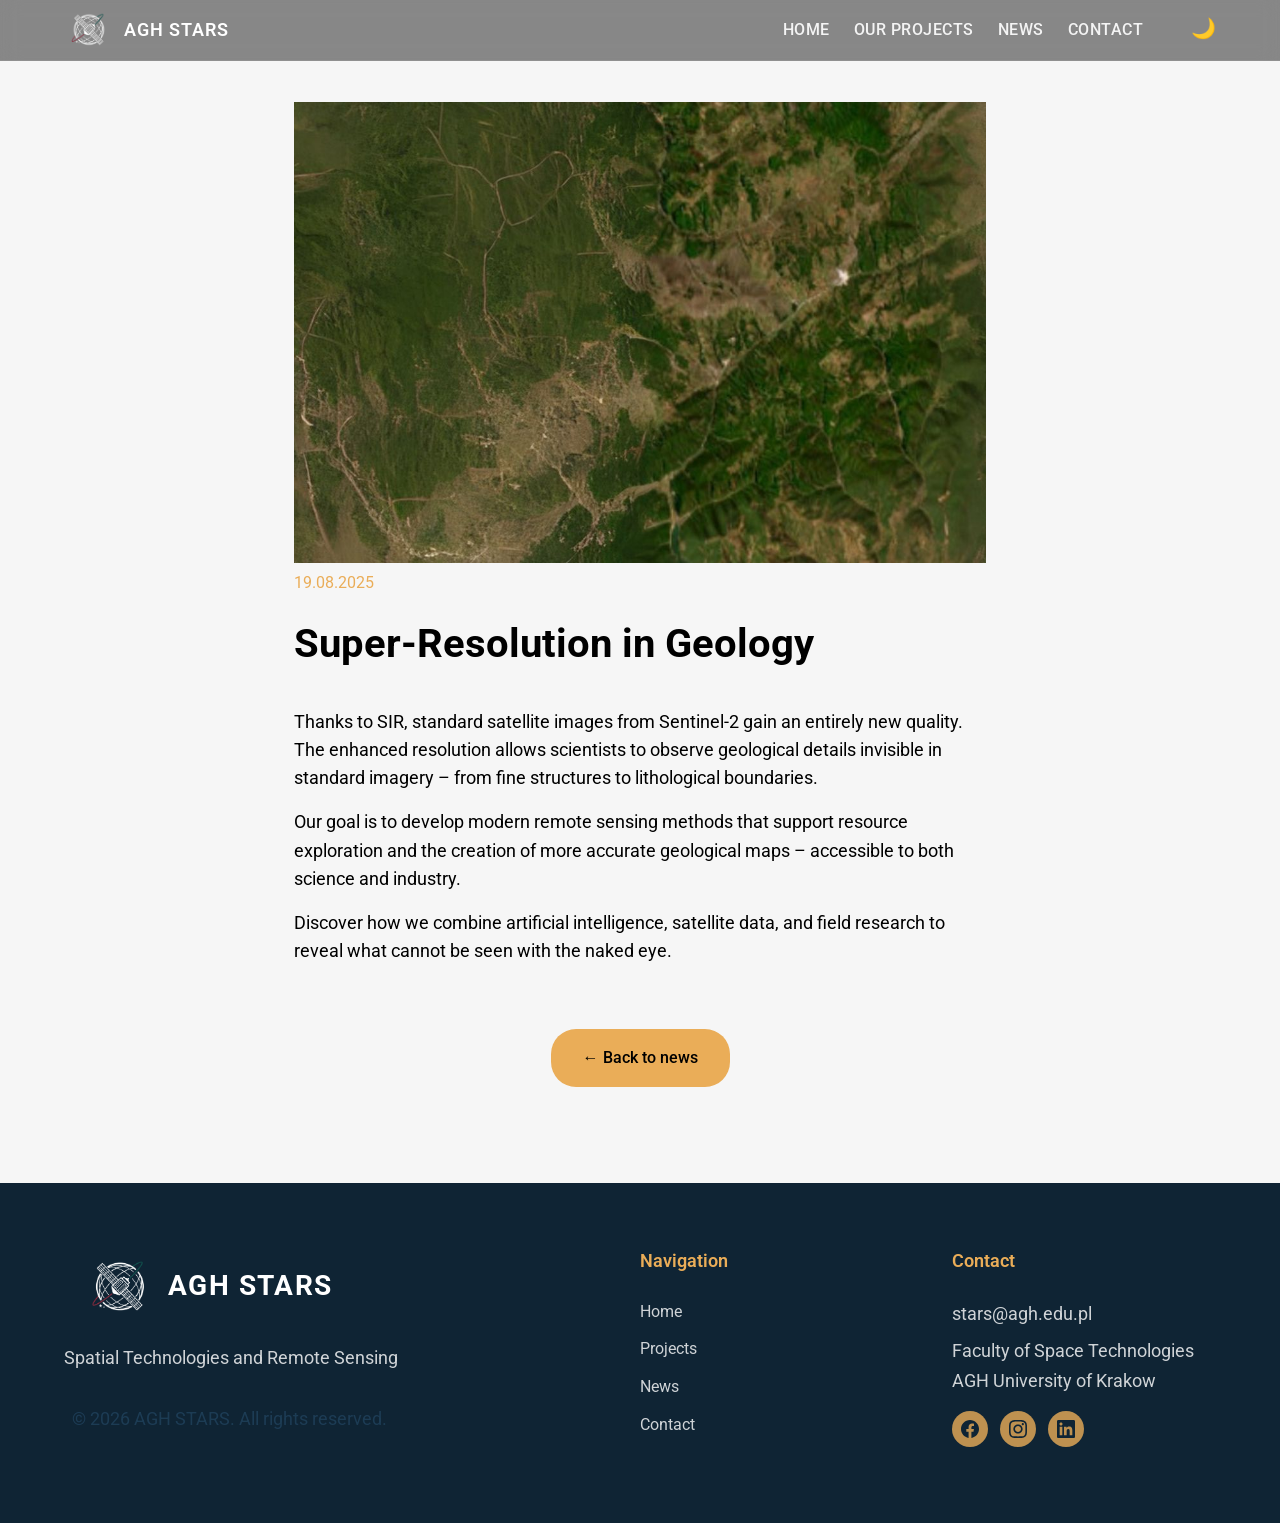
<file: news-1.html>
<!DOCTYPE html>
<html lang="en">

<head>
    <meta charset="UTF-8">
    <meta name="viewport" content="width=device-width, initial-scale=1.0">
    <link rel="icon" type="image/png" href="images/favicon_stars.png">
    <title>Super-Resolution in Geology</title>
    <link rel="stylesheet" href="css/styles.css">
</head>

<body>
    <header class="header">
        <div class="container">
            <a href="index.html" class="logo">
                <img src="images/logo-transparent.png" alt="AGH STARS Logo">
                <span class="logo-text">AGH STARS</span>
            </a>
            <nav class="nav">
                <ul class="nav-links">
                    <li><a href="index.html">HOME</a></li>
                    <li><a href="projects.html">OUR PROJECTS</a></li>
                    <li><a href="news.html" class="active">NEWS</a></li>
                    <li><a href="contact.html">CONTACT</a></li>
                </ul>
                <div class="nav-controls">
                    <button class="theme-toggle" onclick="toggleTheme()" title="Toggle theme">🌙</button>
                </div>
                <button class="hamburger" onclick="toggleMenu()" aria-label="Menu">
                    <span></span>
                    <span></span>
                    <span></span>
                </button>
            </nav>
        </div>
    </header>

    <section class="news-detail">
        <div class="container">
            <div class="news-detail-header">
                <img src="images/news-1.png" alt="News image">
                <p class="news-detail-date">19.08.2025</p>
                <h1>Super-Resolution in Geology</h1>
            </div>

            <div class="news-detail-content">
                <p>
                    Thanks to SIR, standard satellite images from
                    Sentinel-2 gain an entirely new quality. The enhanced resolution allows scientists to observe
                    geological details invisible in standard imagery – from fine structures to lithological
                    boundaries.
                </p>

                <p>
                    Our goal is to develop modern remote sensing methods that support resource exploration
                    and the creation of more accurate geological maps – accessible to both science and
                    industry.
                </p>

                <p>
                    Discover how we combine artificial intelligence, satellite data, and field research to reveal
                    what cannot be seen with the naked eye. </p>
            </div>

            <div class="view-all">
                <a href="news.html" class="btn btn-primary">

                    ← Back to news
                </a>
            </div>
        </div>
    </section>

    <footer class="footer">
        <div class="container">
            <div class="footer-content">
                <div class="footer-section">
                    <div class="footer-logo-section">
                        <img src="images/logo-transparent.png" alt="AGH STARS" class="footer-logo">
                        <span class="footer-logo-text">AGH STARS</span>
                    </div>
                    <p>Spatial Technologies and Remote Sensing</p>
                    <p class="footer-copyright">© 2026 AGH STARS. All rights reserved.</p>
                </div>

                <div class="footer-section">
                    <h4>Navigation</h4>
                    <a href="index.html">

                        Home
                    </a>
                    <a href="projects.html">

                        Projects
                    </a>
                    <a href="news.html">

                        News
                    </a>
                    <a href="contact.html">

                        Contact
                    </a>
                </div>

                <div class="footer-section">
                    <h4>Contact</h4>
                    <p>stars@agh.edu.pl</p>
                    <p>Faculty of Space Technologies<br>AGH University of Krakow</p>

                    <div class="social-links">
                        <a href="https://www.facebook.com/profile.php?id=61557929154534" target="_blank"
                            title="Facebook">
                            <svg viewBox="0 0 24 24">
                                <path
                                    d="M24 12.073c0-6.627-5.373-12-12-12s-12 5.373-12 12c0 5.99 4.388 10.954 10.125 11.854v-8.385H7.078v-3.47h3.047V9.43c0-3.007 1.792-4.669 4.533-4.669 1.312 0 2.686.235 2.686.235v2.953H15.83c-1.491 0-1.956.925-1.956 1.874v2.25h3.328l-.532 3.47h-2.796v8.385C19.612 23.027 24 18.062 24 12.073z" />
                            </svg>
                        </a>
                        <a href="https://www.instagram.com/agh.stars/" target="_blank" title="Instagram">
                            <svg viewBox="0 0 24 24">
                                <path
                                    d="M12 2.163c3.204 0 3.584.012 4.85.07 3.252.148 4.771 1.691 4.919 4.919.058 1.265.069 1.645.069 4.849 0 3.205-.012 3.584-.069 4.849-.149 3.225-1.664 4.771-4.919 4.919-1.266.058-1.644.07-4.85.07-3.204 0-3.584-.012-4.849-.07-3.26-.149-4.771-1.699-4.919-4.92-.058-1.265-.07-1.644-.07-4.849 0-3.204.013-3.583.07-4.849.149-3.227 1.664-4.771 4.919-4.919 1.266-.057 1.645-.069 4.849-.069zm0-2.163c-3.259 0-3.667.014-4.947.072-4.358.2-6.78 2.618-6.98 6.98-.059 1.281-.073 1.689-.073 4.948 0 3.259.014 3.668.072 4.948.2 4.358 2.618 6.78 6.98 6.98 1.281.058 1.689.072 4.948.072 3.259 0 3.668-.014 4.948-.072 4.354-.2 6.782-2.618 6.979-6.98.059-1.28.073-1.689.073-4.948 0-3.259-.014-3.667-.072-4.947-.196-4.354-2.617-6.78-6.979-6.98-1.281-.059-1.69-.073-4.949-.073zm0 5.838c-3.403 0-6.162 2.759-6.162 6.162s2.759 6.163 6.162 6.163 6.162-2.759 6.162-6.163c0-3.403-2.759-6.162-6.162-6.162zm0 10.162c-2.209 0-4-1.79-4-4 0-2.209 1.791-4 4-4s4 1.791 4 4c0 2.21-1.791 4-4 4zm6.406-11.845c-.796 0-1.441.645-1.441 1.44s.645 1.44 1.441 1.44c.795 0 1.439-.645 1.439-1.44s-.644-1.44-1.439-1.44z" />
                            </svg>
                        </a>
                        <a href="https://www.linkedin.com/company/agh-stars/" target="_blank" title="LinkedIn">
                            <svg viewBox="0 0 24 24">
                                <path
                                    d="M20.447 20.452h-3.554v-5.569c0-1.328-.027-3.037-1.852-3.037-1.853 0-2.136 1.445-2.136 2.939v5.667H9.351V9h3.414v1.561h.046c.477-.9 1.637-1.85 3.37-1.85 3.601 0 4.267 2.37 4.267 5.455v6.286zM5.337 7.433c-1.144 0-2.063-.926-2.063-2.065 0-1.138.92-2.063 2.063-2.063 1.14 0 2.064.925 2.064 2.063 0 1.139-.925 2.065-2.064 2.065zm1.782 13.019H3.555V9h3.564v11.452zM22.225 0H1.771C.792 0 0 .774 0 1.729v20.542C0 23.227.792 24 1.771 24h20.451C23.2 24 24 23.227 24 22.271V1.729C24 .774 23.2 0 22.222 0h.003z" />
                            </svg>
                        </a>
                    </div>
                </div>
            </div>
        </div>
    </footer>

    <script src="js/main.js"></script>
</body>

</html>
</file>
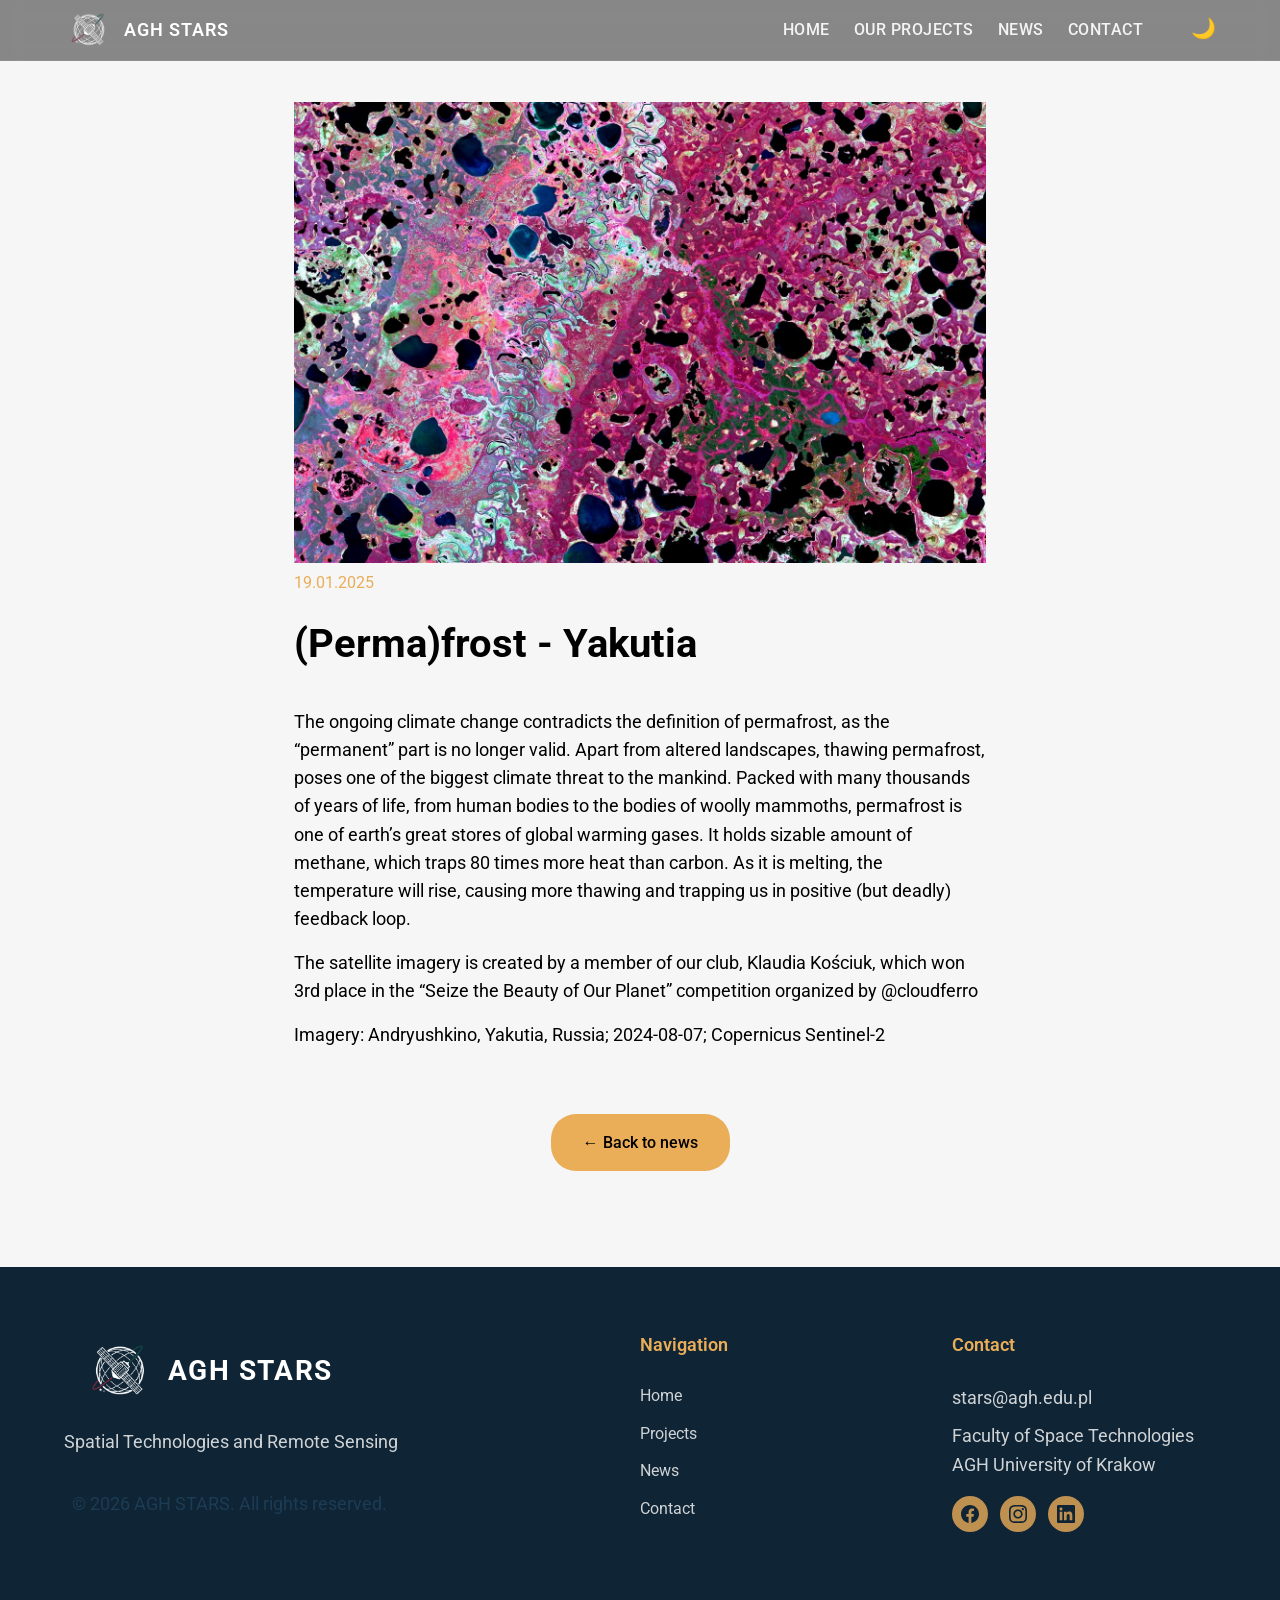
<file: news-2.html>
<!DOCTYPE html>
<html lang="en">

<head>
    <meta charset="UTF-8">
    <meta name="viewport" content="width=device-width, initial-scale=1.0">
    <link rel="icon" type="image/png" href="images/favicon_stars.png">
    <title>(Perma)frost - Yakutia</title>
    <link rel="stylesheet" href="css/styles.css">
</head>

<body>
    <header class="header">
        <div class="container">
            <a href="index.html" class="logo">
                <img src="images/logo-transparent.png" alt="AGH STARS Logo">
                <span class="logo-text">AGH STARS</span>
            </a>
            <nav class="nav">
                <ul class="nav-links">
                    <li><a href="index.html">HOME</a></li>
                    <li><a href="projects.html">OUR PROJECTS</a></li>
                    <li><a href="news.html" class="active">NEWS</a></li>
                    <li><a href="contact.html">CONTACT</a></li>
                </ul>
                <div class="nav-controls">
                    <button class="theme-toggle" onclick="toggleTheme()" title="Toggle theme">🌙</button>
                </div>
                <button class="hamburger" onclick="toggleMenu()" aria-label="Menu">
                    <span></span>
                    <span></span>
                    <span></span>
                </button>
            </nav>
        </div>
    </header>

    <section class="news-detail">
        <div class="container">
            <div class="news-detail-header">
                <img src="images/news-2.png" alt="News image">
                <p class="news-detail-date">19.01.2025</p>
                <h1>(Perma)frost - Yakutia</h1>
            </div>

            <div class="news-detail-content">
                <p>
                    The ongoing climate change contradicts the definition of permafrost, as the “permanent” part is no
                    longer valid. Apart from altered landscapes, thawing permafrost, poses one of the biggest climate
                    threat to the mankind. Packed with many thousands of years of life, from human bodies to the bodies
                    of woolly mammoths, permafrost is one of earth’s great stores of global warming gases. It holds
                    sizable amount of methane, which traps 80 times more heat than carbon. As it is melting, the
                    temperature will rise, causing more thawing and trapping us in positive (but deadly) feedback loop.
                </p>

                <p>
                    The satellite imagery is created by a member of our club, Klaudia Kościuk, which won 3rd place in
                    the “Seize the Beauty of Our Planet” competition organized by @cloudferro </p>

                <p>
                    Imagery: Andryushkino, Yakutia, Russia; 2024-08-07; Copernicus Sentinel-2 </p>
            </div>

            <div class="view-all">
                <a href="news.html" class="btn btn-primary">

                    ← Back to news
                </a>
            </div>
        </div>
    </section>

    <footer class="footer">
        <div class="container">
            <div class="footer-content">
                <div class="footer-section">
                    <div class="footer-logo-section">
                        <img src="images/logo-transparent.png" alt="AGH STARS" class="footer-logo">
                        <span class="footer-logo-text">AGH STARS</span>
                    </div>
                    <p>Spatial Technologies and Remote Sensing</p>
                    <p class="footer-copyright">© 2026 AGH STARS. All rights reserved.</p>
                </div>

                <div class="footer-section">
                    <h4>Navigation</h4>
                    <a href="index.html">

                        Home
                    </a>
                    <a href="projects.html">

                        Projects
                    </a>
                    <a href="news.html">

                        News
                    </a>
                    <a href="contact.html">

                        Contact
                    </a>
                </div>

                <div class="footer-section">
                    <h4>Contact</h4>
                    <p>stars@agh.edu.pl</p>
                    <p>Faculty of Space Technologies<br>AGH University of Krakow</p>

                    <div class="social-links">
                        <a href="https://www.facebook.com/profile.php?id=61557929154534" target="_blank"
                            title="Facebook">
                            <svg viewBox="0 0 24 24">
                                <path
                                    d="M24 12.073c0-6.627-5.373-12-12-12s-12 5.373-12 12c0 5.99 4.388 10.954 10.125 11.854v-8.385H7.078v-3.47h3.047V9.43c0-3.007 1.792-4.669 4.533-4.669 1.312 0 2.686.235 2.686.235v2.953H15.83c-1.491 0-1.956.925-1.956 1.874v2.25h3.328l-.532 3.47h-2.796v8.385C19.612 23.027 24 18.062 24 12.073z" />
                            </svg>
                        </a>
                        <a href="https://www.instagram.com/agh.stars/" target="_blank" title="Instagram">
                            <svg viewBox="0 0 24 24">
                                <path
                                    d="M12 2.163c3.204 0 3.584.012 4.85.07 3.252.148 4.771 1.691 4.919 4.919.058 1.265.069 1.645.069 4.849 0 3.205-.012 3.584-.069 4.849-.149 3.225-1.664 4.771-4.919 4.919-1.266.058-1.644.07-4.85.07-3.204 0-3.584-.012-4.849-.07-3.26-.149-4.771-1.699-4.919-4.92-.058-1.265-.07-1.644-.07-4.849 0-3.204.013-3.583.07-4.849.149-3.227 1.664-4.771 4.919-4.919 1.266-.057 1.645-.069 4.849-.069zm0-2.163c-3.259 0-3.667.014-4.947.072-4.358.2-6.78 2.618-6.98 6.98-.059 1.281-.073 1.689-.073 4.948 0 3.259.014 3.668.072 4.948.2 4.358 2.618 6.78 6.98 6.98 1.281.058 1.689.072 4.948.072 3.259 0 3.668-.014 4.948-.072 4.354-.2 6.782-2.618 6.979-6.98.059-1.28.073-1.689.073-4.948 0-3.259-.014-3.667-.072-4.947-.196-4.354-2.617-6.78-6.979-6.98-1.281-.059-1.69-.073-4.949-.073zm0 5.838c-3.403 0-6.162 2.759-6.162 6.162s2.759 6.163 6.162 6.163 6.162-2.759 6.162-6.163c0-3.403-2.759-6.162-6.162-6.162zm0 10.162c-2.209 0-4-1.79-4-4 0-2.209 1.791-4 4-4s4 1.791 4 4c0 2.21-1.791 4-4 4zm6.406-11.845c-.796 0-1.441.645-1.441 1.44s.645 1.44 1.441 1.44c.795 0 1.439-.645 1.439-1.44s-.644-1.44-1.439-1.44z" />
                            </svg>
                        </a>
                        <a href="https://www.linkedin.com/company/agh-stars/" target="_blank" title="LinkedIn">
                            <svg viewBox="0 0 24 24">
                                <path
                                    d="M20.447 20.452h-3.554v-5.569c0-1.328-.027-3.037-1.852-3.037-1.853 0-2.136 1.445-2.136 2.939v5.667H9.351V9h3.414v1.561h.046c.477-.9 1.637-1.85 3.37-1.85 3.601 0 4.267 2.37 4.267 5.455v6.286zM5.337 7.433c-1.144 0-2.063-.926-2.063-2.065 0-1.138.92-2.063 2.063-2.063 1.14 0 2.064.925 2.064 2.063 0 1.139-.925 2.065-2.064 2.065zm1.782 13.019H3.555V9h3.564v11.452zM22.225 0H1.771C.792 0 0 .774 0 1.729v20.542C0 23.227.792 24 1.771 24h20.451C23.2 24 24 23.227 24 22.271V1.729C24 .774 23.2 0 22.222 0h.003z" />
                            </svg>
                        </a>
                    </div>
                </div>
            </div>
        </div>
    </footer>

    <script src="js/main.js"></script>
</body>

</html>
</file>
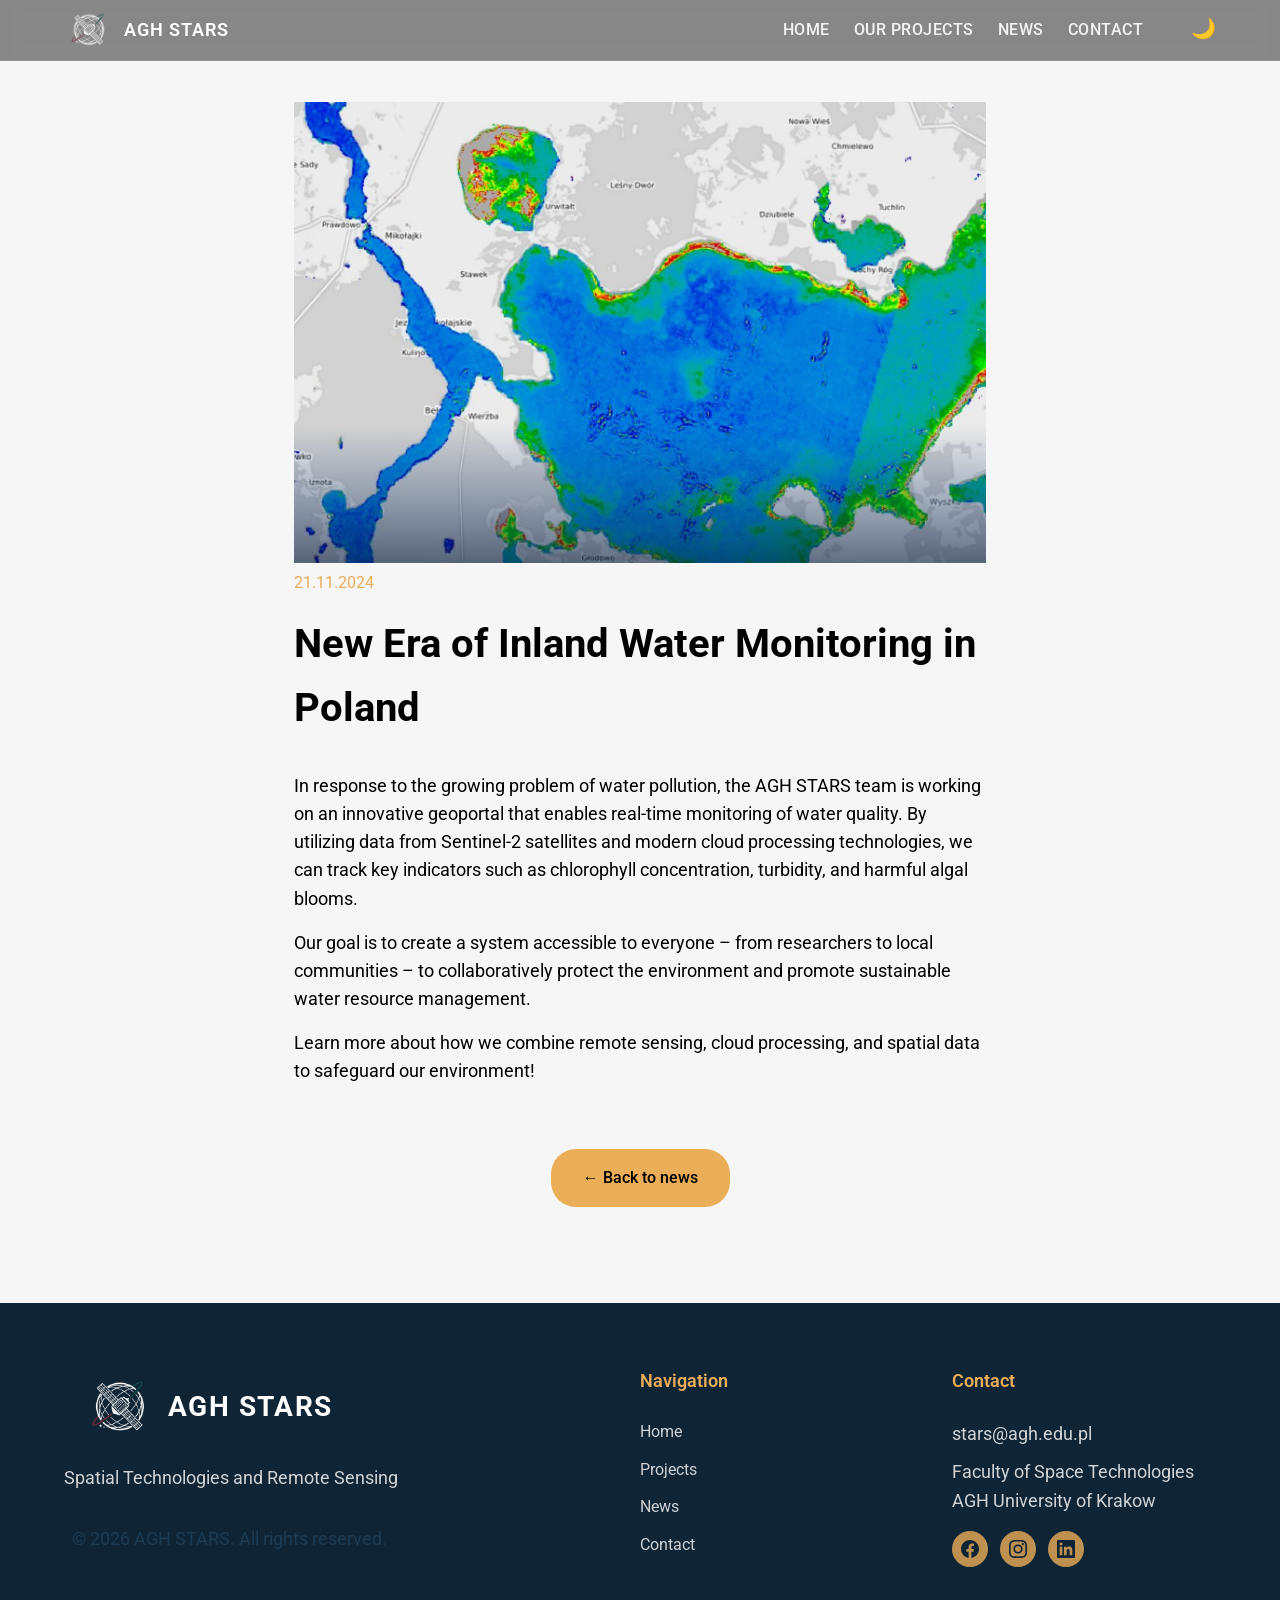
<file: news-3.html>
<!DOCTYPE html>
<html lang="en">

<head>
    <meta charset="UTF-8">
    <meta name="viewport" content="width=device-width, initial-scale=1.0">
    <link rel="icon" type="image/png" href="images/favicon_stars.png">
    <title>New Era of Inland Water Monitoring in Poland</title>
    <link rel="stylesheet" href="css/styles.css">
</head>

<body>
    <header class="header">
        <div class="container">
            <a href="index.html" class="logo">
                <img src="images/logo-transparent.png" alt="AGH STARS Logo">
                <span class="logo-text">AGH STARS</span>
            </a>
            <nav class="nav">
                <ul class="nav-links">
                    <li><a href="index.html">HOME</a></li>
                    <li><a href="projects.html">OUR PROJECTS</a></li>
                    <li><a href="news.html" class="active">NEWS</a></li>
                    <li><a href="contact.html">CONTACT</a></li>
                </ul>
                <div class="nav-controls">
                    <button class="theme-toggle" onclick="toggleTheme()" title="Toggle theme">🌙</button>
                </div>
                <button class="hamburger" onclick="toggleMenu()" aria-label="Menu">
                    <span></span>
                    <span></span>
                    <span></span>
                </button>
            </nav>
        </div>
    </header>

    <section class="news-detail">
        <div class="container">
            <div class="news-detail-header">
                <img src="images/news-3.png" alt="News image">
                <p class="news-detail-date">21.11.2024</p>
                <h1>New Era of Inland Water Monitoring in Poland</h1>
            </div>

            <div class="news-detail-content">
                <p>
                    In response to the growing problem of water pollution, the AGH STARS team is working on an
                    innovative geoportal that enables real-time monitoring of water quality. By utilizing data from
                    Sentinel-2 satellites and modern cloud processing technologies, we can track key indicators such as
                    chlorophyll concentration, turbidity, and harmful algal blooms.
                </p>

                <p>
                    Our goal is to create a system accessible to everyone – from researchers to local communities – to
                    collaboratively protect the environment and promote sustainable water resource management. </p>

                <p>
                    Learn more about how we combine remote sensing, cloud processing, and spatial data to safeguard our
                    environment! </p>
            </div>

            <div class="view-all">
                <a href="news.html" class="btn btn-primary">

                    ← Back to news
                </a>
            </div>
        </div>
    </section>

    <footer class="footer">
        <div class="container">
            <div class="footer-content">
                <div class="footer-section">
                    <div class="footer-logo-section">
                        <img src="images/logo-transparent.png" alt="AGH STARS" class="footer-logo">
                        <span class="footer-logo-text">AGH STARS</span>
                    </div>
                    <p>Spatial Technologies and Remote Sensing</p>
                    <p class="footer-copyright">© 2026 AGH STARS. All rights reserved.</p>
                </div>

                <div class="footer-section">
                    <h4>Navigation</h4>
                    <a href="index.html">

                        Home
                    </a>
                    <a href="projects.html">

                        Projects
                    </a>
                    <a href="news.html">

                        News
                    </a>
                    <a href="contact.html">

                        Contact
                    </a>
                </div>

                <div class="footer-section">
                    <h4>Contact</h4>
                    <p>stars@agh.edu.pl</p>
                    <p>Faculty of Space Technologies<br>AGH University of Krakow</p>

                    <div class="social-links">
                        <a href="https://www.facebook.com/profile.php?id=61557929154534" target="_blank"
                            title="Facebook">
                            <svg viewBox="0 0 24 24">
                                <path
                                    d="M24 12.073c0-6.627-5.373-12-12-12s-12 5.373-12 12c0 5.99 4.388 10.954 10.125 11.854v-8.385H7.078v-3.47h3.047V9.43c0-3.007 1.792-4.669 4.533-4.669 1.312 0 2.686.235 2.686.235v2.953H15.83c-1.491 0-1.956.925-1.956 1.874v2.25h3.328l-.532 3.47h-2.796v8.385C19.612 23.027 24 18.062 24 12.073z" />
                            </svg>
                        </a>
                        <a href="https://www.instagram.com/agh.stars/" target="_blank" title="Instagram">
                            <svg viewBox="0 0 24 24">
                                <path
                                    d="M12 2.163c3.204 0 3.584.012 4.85.07 3.252.148 4.771 1.691 4.919 4.919.058 1.265.069 1.645.069 4.849 0 3.205-.012 3.584-.069 4.849-.149 3.225-1.664 4.771-4.919 4.919-1.266.058-1.644.07-4.85.07-3.204 0-3.584-.012-4.849-.07-3.26-.149-4.771-1.699-4.919-4.92-.058-1.265-.07-1.644-.07-4.849 0-3.204.013-3.583.07-4.849.149-3.227 1.664-4.771 4.919-4.919 1.266-.057 1.645-.069 4.849-.069zm0-2.163c-3.259 0-3.667.014-4.947.072-4.358.2-6.78 2.618-6.98 6.98-.059 1.281-.073 1.689-.073 4.948 0 3.259.014 3.668.072 4.948.2 4.358 2.618 6.78 6.98 6.98 1.281.058 1.689.072 4.948.072 3.259 0 3.668-.014 4.948-.072 4.354-.2 6.782-2.618 6.979-6.98.059-1.28.073-1.689.073-4.948 0-3.259-.014-3.667-.072-4.947-.196-4.354-2.617-6.78-6.979-6.98-1.281-.059-1.69-.073-4.949-.073zm0 5.838c-3.403 0-6.162 2.759-6.162 6.162s2.759 6.163 6.162 6.163 6.162-2.759 6.162-6.163c0-3.403-2.759-6.162-6.162-6.162zm0 10.162c-2.209 0-4-1.79-4-4 0-2.209 1.791-4 4-4s4 1.791 4 4c0 2.21-1.791 4-4 4zm6.406-11.845c-.796 0-1.441.645-1.441 1.44s.645 1.44 1.441 1.44c.795 0 1.439-.645 1.439-1.44s-.644-1.44-1.439-1.44z" />
                            </svg>
                        </a>
                        <a href="https://www.linkedin.com/company/agh-stars/" target="_blank" title="LinkedIn">
                            <svg viewBox="0 0 24 24">
                                <path
                                    d="M20.447 20.452h-3.554v-5.569c0-1.328-.027-3.037-1.852-3.037-1.853 0-2.136 1.445-2.136 2.939v5.667H9.351V9h3.414v1.561h.046c.477-.9 1.637-1.85 3.37-1.85 3.601 0 4.267 2.37 4.267 5.455v6.286zM5.337 7.433c-1.144 0-2.063-.926-2.063-2.065 0-1.138.92-2.063 2.063-2.063 1.14 0 2.064.925 2.064 2.063 0 1.139-.925 2.065-2.064 2.065zm1.782 13.019H3.555V9h3.564v11.452zM22.225 0H1.771C.792 0 0 .774 0 1.729v20.542C0 23.227.792 24 1.771 24h20.451C23.2 24 24 23.227 24 22.271V1.729C24 .774 23.2 0 22.222 0h.003z" />
                            </svg>
                        </a>
                    </div>
                </div>
            </div>
        </div>
    </footer>

    <script src="js/main.js"></script>
</body>

</html>
</file>
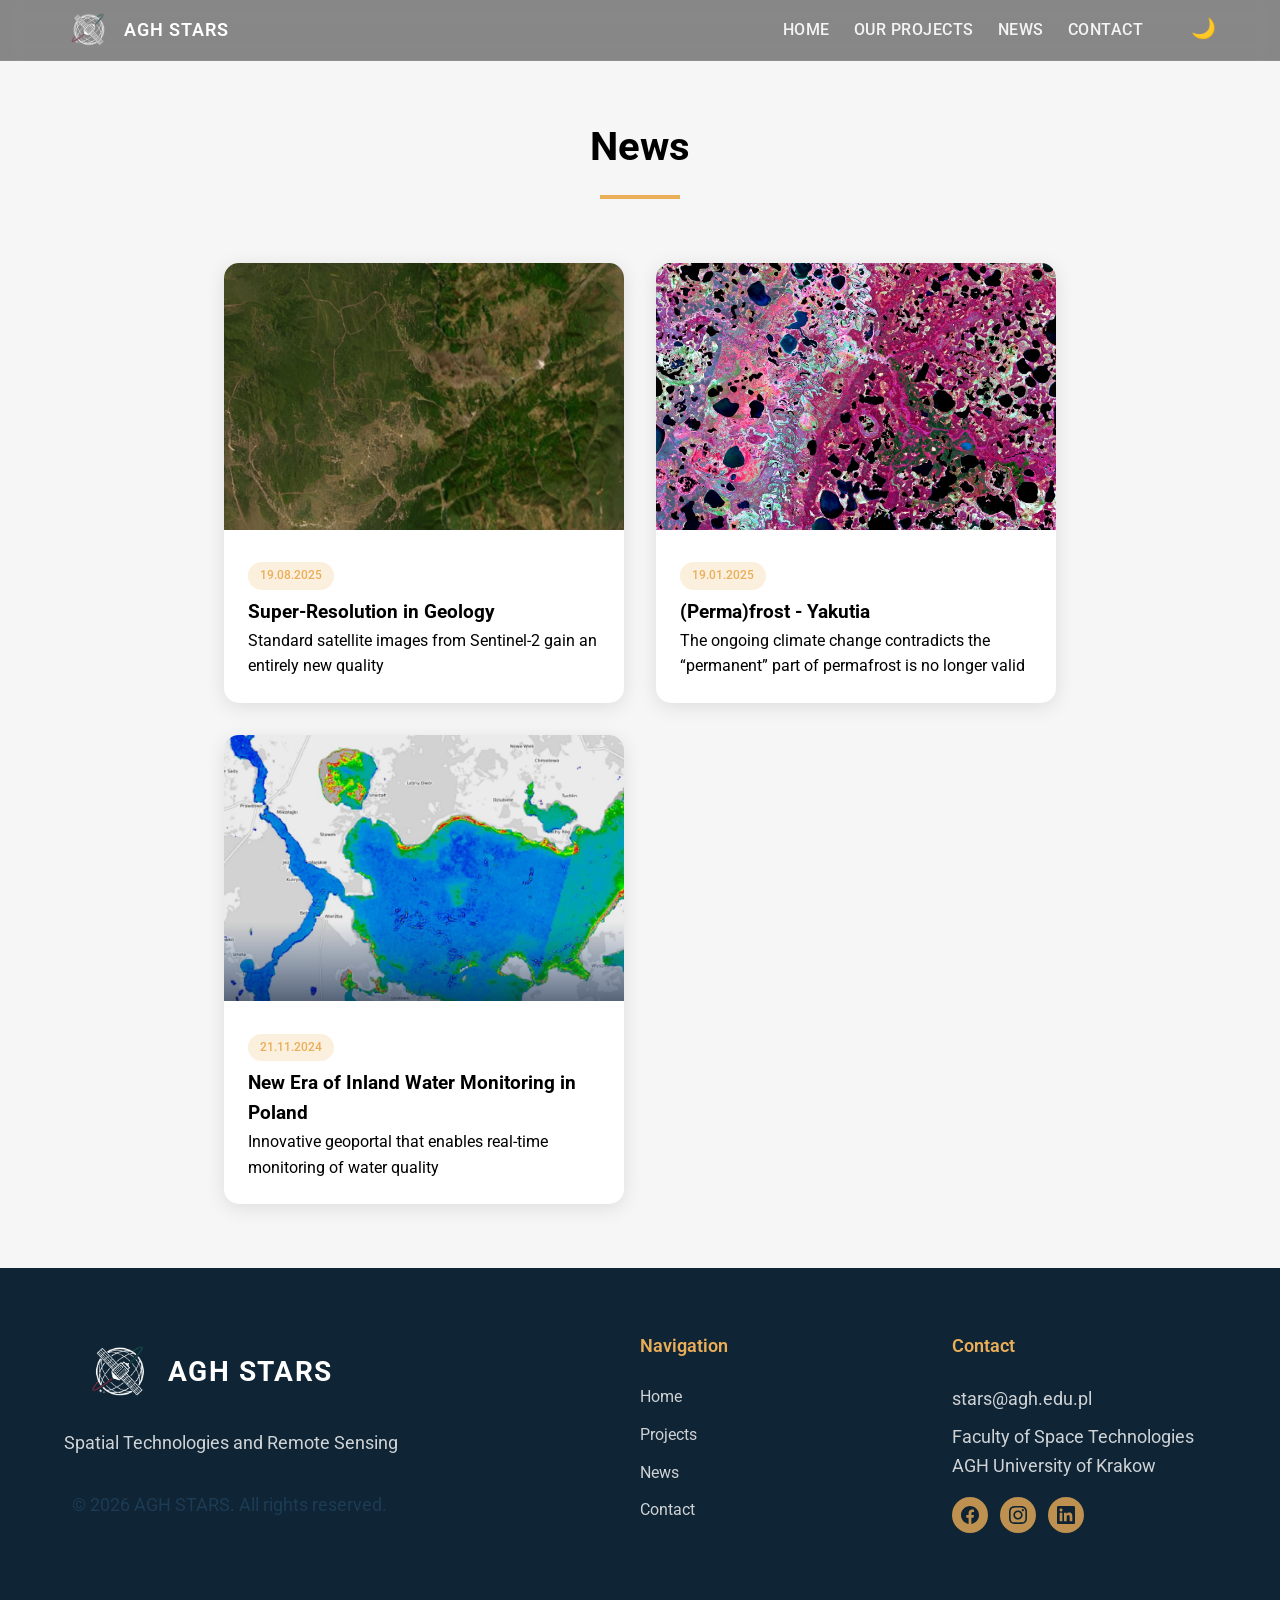
<file: news.html>
<!DOCTYPE html>
<html lang="en">

<head>
    <meta charset="UTF-8">
    <meta name="viewport" content="width=device-width, initial-scale=1.0">
    <link rel="icon" type="image/png" href="images/favicon_stars.png">
    <title>News - AGH STARS</title>
    <link rel="stylesheet" href="css/styles.css">
</head>

<body>
    <header class="header">
        <div class="container">
            <a href="index.html" class="logo">
                <img src="images/logo-transparent.png" alt="AGH STARS Logo">
                <span class="logo-text">AGH STARS</span>
            </a>
            <nav class="nav">
                <ul class="nav-links">
                    <li><a href="index.html">HOME</a></li>
                    <li><a href="projects.html">OUR PROJECTS</a></li>
                    <li><a href="news.html" class="active">NEWS</a></li>
                    <li><a href="contact.html">CONTACT</a></li>
                </ul>
                <div class="nav-controls">
                    <button class="theme-toggle" onclick="toggleTheme()" title="Toggle theme">🌙</button>
                </div>
                <button class="hamburger" onclick="toggleMenu()" aria-label="Menu">
                    <span></span>
                    <span></span>
                    <span></span>
                </button>
            </nav>
        </div>
    </header>
    <br>
    <br>

    <section class="section section-light-blue news-section animate-on-scroll">
        <div class="container">
            <div class="section-title">
                <h2>News</h2>
                <div class="divider"></div>
            </div>
            <div class="cards-grid">
                <a href="news-1.html" class="news-card">
                    <img src="images/news-1.png" alt="News 1">
                    <div class="news-card-content">
                        <p class="news-card-date">19.08.2025</p>
                        <h3>Super-Resolution in Geology</h3>
                        <p>Standard satellite images from Sentinel-2 gain an entirely new quality</p>
                    </div>
                </a>
                <a href="news-2.html" class="news-card">
                    <img src="images/news-2.png" alt="News 2">
                    <div class="news-card-content">
                        <p class="news-card-date">19.01.2025</p>
                        <h3>(Perma)frost - Yakutia</h3>
                        <p>The ongoing climate change contradicts the “permanent” part of permafrost
                            is no longer valid</p>
                    </div>
                </a>
                <a href="news-3.html" class="news-card">
                    <img src="images/news-3.png" alt="News 3">
                    <div class="news-card-content">
                        <p class="news-card-date">21.11.2024</p>
                        <h3>New Era of Inland Water Monitoring in Poland</h3>
                        <p>Innovative geoportal that enables real-time monitoring of
                            water quality</p>
                    </div>
                </a>
            </div>
        </div>
    </section>

    <footer class="footer">
        <div class="container">
            <div class="footer-content">
                <div class="footer-section">
                    <div class="footer-logo-section">
                        <img src="images/logo-transparent.png" alt="AGH STARS" class="footer-logo">
                        <span class="footer-logo-text">AGH STARS</span>
                    </div>
                    <p>Spatial Technologies and Remote Sensing</p>
                    <p class="footer-copyright">© 2026 AGH STARS. All rights reserved.</p>
                </div>

                <div class="footer-section">
                    <h4>Navigation</h4>
                    <a href="index.html">

                        Home
                    </a>
                    <a href="projects.html">

                        Projects
                    </a>
                    <a href="news.html">

                        News
                    </a>
                    <a href="contact.html">

                        Contact
                    </a>
                </div>

                <div class="footer-section">
                    <h4>Contact</h4>
                    <p>stars@agh.edu.pl</p>
                    <p>Faculty of Space Technologies<br>AGH University of Krakow</p>

                    <div class="social-links">
                        <a href="https://www.facebook.com/profile.php?id=61557929154534" target="_blank"
                            title="Facebook">
                            <svg viewBox="0 0 24 24">
                                <path
                                    d="M24 12.073c0-6.627-5.373-12-12-12s-12 5.373-12 12c0 5.99 4.388 10.954 10.125 11.854v-8.385H7.078v-3.47h3.047V9.43c0-3.007 1.792-4.669 4.533-4.669 1.312 0 2.686.235 2.686.235v2.953H15.83c-1.491 0-1.956.925-1.956 1.874v2.25h3.328l-.532 3.47h-2.796v8.385C19.612 23.027 24 18.062 24 12.073z" />
                            </svg>
                        </a>
                        <a href="https://www.instagram.com/agh.stars/" target="_blank" title="Instagram">
                            <svg viewBox="0 0 24 24">
                                <path
                                    d="M12 2.163c3.204 0 3.584.012 4.85.07 3.252.148 4.771 1.691 4.919 4.919.058 1.265.069 1.645.069 4.849 0 3.205-.012 3.584-.069 4.849-.149 3.225-1.664 4.771-4.919 4.919-1.266.058-1.644.07-4.85.07-3.204 0-3.584-.012-4.849-.07-3.26-.149-4.771-1.699-4.919-4.92-.058-1.265-.07-1.644-.07-4.849 0-3.204.013-3.583.07-4.849.149-3.227 1.664-4.771 4.919-4.919 1.266-.057 1.645-.069 4.849-.069zm0-2.163c-3.259 0-3.667.014-4.947.072-4.358.2-6.78 2.618-6.98 6.98-.059 1.281-.073 1.689-.073 4.948 0 3.259.014 3.668.072 4.948.2 4.358 2.618 6.78 6.98 6.98 1.281.058 1.689.072 4.948.072 3.259 0 3.668-.014 4.948-.072 4.354-.2 6.782-2.618 6.979-6.98.059-1.28.073-1.689.073-4.948 0-3.259-.014-3.667-.072-4.947-.196-4.354-2.617-6.78-6.979-6.98-1.281-.059-1.69-.073-4.949-.073zm0 5.838c-3.403 0-6.162 2.759-6.162 6.162s2.759 6.163 6.162 6.163 6.162-2.759 6.162-6.163c0-3.403-2.759-6.162-6.162-6.162zm0 10.162c-2.209 0-4-1.79-4-4 0-2.209 1.791-4 4-4s4 1.791 4 4c0 2.21-1.791 4-4 4zm6.406-11.845c-.796 0-1.441.645-1.441 1.44s.645 1.44 1.441 1.44c.795 0 1.439-.645 1.439-1.44s-.644-1.44-1.439-1.44z" />
                            </svg>
                        </a>
                        <a href="https://www.linkedin.com/company/agh-stars/" target="_blank" title="LinkedIn">
                            <svg viewBox="0 0 24 24">
                                <path
                                    d="M20.447 20.452h-3.554v-5.569c0-1.328-.027-3.037-1.852-3.037-1.853 0-2.136 1.445-2.136 2.939v5.667H9.351V9h3.414v1.561h.046c.477-.9 1.637-1.85 3.37-1.85 3.601 0 4.267 2.37 4.267 5.455v6.286zM5.337 7.433c-1.144 0-2.063-.926-2.063-2.065 0-1.138.92-2.063 2.063-2.063 1.14 0 2.064.925 2.064 2.063 0 1.139-.925 2.065-2.064 2.065zm1.782 13.019H3.555V9h3.564v11.452zM22.225 0H1.771C.792 0 0 .774 0 1.729v20.542C0 23.227.792 24 1.771 24h20.451C23.2 24 24 23.227 24 22.271V1.729C24 .774 23.2 0 22.222 0h.003z" />
                            </svg>
                        </a>
                    </div>
                </div>
            </div>
        </div>
    </footer>
    <script src="js/main.js"></script>
</body>

</html>
</file>
<file: css/styles.css>
@import url('https://fonts.googleapis.com/css2?family=Roboto:wght@300;400;500;700&display=swap');

:root {
    --color-accent: #EAAD58;
    --color-primary: #0F2434;
    --color-black: #000000;
    --color-white: #FFFFFF;
    --color-light-blue: #F6F6F6;
    --bg-color: #F6F6F6;
    --text-color: #000000;
    --card-bg: #FFFFFF;
    --header-bg: #0F2434;
    --footer-bg: #0F2434;
}

body.dark {
    --bg-color: #1A1A1A;
    --text-color: #FFFFFF;
    --card-bg: #2A2A2A;
}

* {
    margin: 0;
    padding: 0;
    box-sizing: border-box;
}

html {
    scroll-behavior: smooth;
    overflow-x: hidden;
}

body {
    font-family: 'Roboto', Arial, Helvetica, sans-serif;
    background-color: var(--bg-color);
    color: var(--text-color);
    line-height: 1.6;
    min-height: 100vh;
    overflow-x: hidden;
}

a {
    text-decoration: none;
    color: inherit;
}

ul {
    list-style: none;
}

img {
    max-width: 100%;
    height: auto;
}

.container {
    max-width: 1500px;
    margin: 0 auto;
    padding: 0 5%;
}

/* Header */

.header {
    position: fixed;
    top: 0;
    left: 0;
    right: 0;

    background: rgba(0, 0, 0, 0.45);
    backdrop-filter: blur(10px);
    -webkit-backdrop-filter: blur(10px);

    z-index: 1000;

    border-bottom: 1px solid rgba(255, 255, 255, 0.08);
}

.header .container {
    display: flex;
    justify-content: space-between;
    align-items: center;
    max-width: 100%;
    padding: 0 5%;
    height: 60px;
}

.logo {
    display: flex;
    align-items: center;
    gap: 0.6rem;
}

.logo-text {
    font-size: 1.1rem;
    font-weight: 600;
    letter-spacing: 1px;
    color: #FFFFFF;
    text-transform: uppercase;
    white-space: nowrap;
}

.logo img {
    height: 50px;
}

.nav {
    display: flex;
    align-items: center;
    gap: 3rem;
    margin-left: auto;
}

.nav-links {
    display: flex;
    gap: 1.5rem;
}

.nav-links a {
    color: rgba(255, 255, 255, 0.9);
    font-weight: 500;
    letter-spacing: 0.5px;
}

.nav-links a:hover {
    color: #EAAD58;
}


.nav-controls {
    display: flex;
    align-items: center;
    gap: 1rem;
    margin-left: auto;
}

.theme-toggle {
    background: none;
    border: none;
    color: #FFFFFF;
    padding: 0;
    cursor: pointer;
    display: flex;
    align-items: center;
    justify-content: center;
    font-size: 20px;
    margin-bottom: 5px;
}

.hamburger {
    display: none;
    flex-direction: column;
    gap: 5px;
    background: none;
    border: none;
    cursor: pointer;
    margin-right: 1rem;
}

.hamburger span {
    display: block;
    width: 25px;
    height: 3px;
    background-color: #FFFFFF;
}

/* Hero */
.hero {
    position: relative;
    height: 100vh;
    overflow: hidden;
    background-color: #0F2434;
}

.hero-video {
    position: absolute;
    top: 0;
    left: 0;
    width: 100%;
    height: 100%;
    object-fit: cover;
    z-index: 1;
}

.hero-content {
    position: absolute;
    bottom: 3rem;
    right: 3rem;
    z-index: 3;
    text-align: right;
    color: #FFFFFF;
}

body[data-project] .hero-content {
    position: relative;
    height: 100%;
    display: flex;
    flex-direction: column;
    align-items: center;
    justify-content: center;
    bottom: auto;
    right: auto;
    text-align: center;
    max-width: 720px;
    margin: 0 auto;
    padding: 0 1rem;
}

body.contact-page .hero-content {
    position: relative;
    height: 100%;
    display: flex;
    flex-direction: column;
    align-items: center;
    justify-content: center;
    bottom: auto;
    right: auto;
    text-align: center;
    max-width: 720px;
    margin: 0 auto;
    padding: 0 1rem;
}

.hero-title {
    font-size: 4rem;
    font-weight: 700;
    margin-bottom: 1rem;
    color: #FFFFFF;
}

.hero-subtitle {
    font-size: 18px;
    font-weight: 300;
    margin-bottom: 2rem;
    color: #FFFFFF;
}

.hero-divider {
    width: 100px;
    height: 4px;
    background-color: #EAAD58;
    margin: 0 auto 2rem;
}

.scroll-indicator {
    position: absolute;
    bottom: 2rem;
    left: 50%;
    transform: translateX(-50%);
    color: #FFFFFF;
    font-size: 2rem;
    z-index: 3;
    animation: bounce 2s infinite;
}

@keyframes bounce {

    0%,
    20%,
    50%,
    80%,
    100% {
        transform: translateX(-50%) translateY(0);
    }

    40% {
        transform: translateX(-50%) translateY(-10px);
    }
}

/* Buttons */

.btn {
    display: inline-block;
    padding: 1rem 2rem;
    border-radius: 25px;
    font-weight: 500;
    cursor: pointer;
    border: none;
    font-size: 1rem;
}

.btn-primary {
    background-color: #EAAD58;
    color: #000000;
}

.btn-primary:hover {
    background-color: #d49a4a;
}

.btn-outline {
    background: transparent;
    border: 2px solid #EAAD58;
    color: #EAAD58;
}

.btn-outline:hover {
    background-color: #EAAD58;
    color: #000000;
}

/* Sekcje */

.section {
    padding: 4rem 0;
    background-color: var(--bg-color);
    color: var(--text-color);
}

.section-dark {
    background-color: #1A1A1A;
    color: #FFFFFF;
}

.section-light-blue {
    background-color: #F6F6F6;
}

body.dark .section-light-blue {
    background-color: #1A1A1A;
}

.section-title {
    text-align: center;
    margin-bottom: 4rem;
}

.section-title h2 {
    font-size: 2.5rem;
    font-weight: 700;
    margin-bottom: 0.5rem;
}

.section-title p {
    color: #EAAD58;
    font-weight: 500;
    margin-bottom: 0.5rem;
}

.divider {
    width: 80px;
    height: 4px;
    background-color: #EAAD58;
    margin: 1rem auto 0;
}

/* Sekcja about  */

.about-content {
    display: grid;
    grid-template-columns: 1fr 1.2fr;
    gap: 4rem;
    align-items: center;
    margin-top: 3rem;
}

.about-text {
    max-width: 663px;
    font-size: 20px;
}

.about-text p {
    color: var(--text-color);
}

.about-lead {
    font-size: 30px;
    font-weight: 500;
    margin-bottom: 1.5rem;
    color: var(--text-color);
}

.highlight {
    color: #EAAD58;
    font-weight: 700;
}

.about-image {
    margin-top: 2rem;
}

.about-img-rounded {
    width: 100%;
    border-radius: 25px;
}

@media (max-width: 768px) {
    .container {
        padding: 0 2rem;
    }

    .hero-content {
        right: 2rem;
        left: 2rem;
        bottom: 2rem;
    }

    body[data-project] .hero-content,
    body.contact-page .hero-content {
        right: auto;
        left: auto;
        padding: 0 2.5rem;
    }

    #our-projects .container {
        padding: 0;
    }

    .about-content {
        display: flex;
        flex-direction: column;
        align-items: center;
        text-align: center;
        gap: 2rem;
    }

    .section-title {
        text-align: center;
    }

    .about-text {
        max-width: 100%;
        order: 2;
    }

    .about-lead {
        font-size: 24px;
        line-height: 1.4;
    }

    .about-image {
        width: 100%;
        max-width: 400px;
        margin: 0 auto;
        order: 1;
    }

    .about-text p {
        margin-left: auto;
        margin-right: auto;
    }
}

.dropdown {
    position: relative;
}

.dropdown-menu {
    display: none;
    position: absolute;
    top: 100%;
    left: 50%;
    transform: translateX(-50%);
    background-color: #000000;
    min-width: 240px;
    border-radius: 25px;
    padding: 15px 0 20px 0;
    list-style: none;
    z-index: 1000;

    background-color: rgba(0, 0, 0, 0.7);
    backdrop-filter: blur(10px);
    border: 1px solid rgba(255, 255, 255, 0.2);
    box-shadow: 0 0 20px rgba(100, 149, 237, 0.4);
}

.dropdown:hover .dropdown-menu {
    display: block;
}

.dropdown-menu li a {
    color: white !important;
    font-size: 14px !important;
    padding: 10px 20px;
    display: block;
    text-align: center;
    text-transform: none;
    border-bottom: 1px solid rgba(255, 255, 255, 0.1);
}

.dropdown-menu li:last-child a {
    border-bottom: none;
}

.dropdown-menu::before {
    content: "";
    position: absolute;
    top: -10px;
    left: 50%;
    transform: translateX(-50%);
    border-left: 10px solid transparent;
    border-right: 10px solid transparent;
    border-bottom: 10px solid #000000;
    filter: drop-shadow(0 -2px 5px rgba(100, 149, 237, 0.4));
}

.dropdown-menu li a:hover {
    color: #EAAD58 !important;
    background-color: rgba(255, 255, 255, 0.05);
}

/* Cards */

.cards-grid {
    display: grid;
    grid-template-columns: repeat(auto-fit, minmax(300px, 400px));
    gap: 2rem;
    justify-items: center;
    justify-content: center;
}

@media (max-width: 768px) {
    .cards-grid {

        justify-items: center;
    }

    .contact-card {
        width: 100%;
    }

    #our-projects .cards-grid {
        padding: 0 2rem;
    }
}

.card {
    background-color: var(--card-bg);
    border-radius: 15px;
    overflow: hidden;
    box-shadow: 0 4px 20px rgba(0, 0, 0, 0.1);
}

.card-image {
    width: 100%;
    height: 200px;
    object-fit: cover;
}

.card-content {
    padding: 1rem;
}

.card-title {
    font-size: 1.25rem;
    font-weight: 700;
    margin-bottom: 0.5rem;
    color: var(--text-color);
}

.card-text {
    color: var(--text-color);
    opacity: 0.8;
    margin-bottom: 1rem;
}

.card-link {
    color: #EAAD58;
    font-weight: 500;
}

.card-link:hover {
    text-decoration: underline;
}

/* Team */

.team-grid {
    display: grid;
    grid-template-columns: repeat(auto-fit, minmax(250px, 1fr));
    gap: 2rem;
}

.team-card {
    text-align: center;
    padding: 2rem;
}

.team-photo {
    width: 150px;
    height: 150px;
    border-radius: 50%;
    object-fit: cover;
    margin-bottom: 1rem;
    border: 4px solid #EAAD58;
}

.team-name {
    font-size: 1.25rem;
    font-weight: 700;
    margin-bottom: 0.5rem;
}

.team-role {
    color: #EAAD58;
    font-weight: 500;
}


.cta-section {
    text-align: center;
    padding: 5rem 0;
    background: linear-gradient(135deg, #0F2434 0%, #1a3a52 100%);
    color: #FFFFFF;
}

.cta-section h2 {
    font-size: 2.5rem;
    margin-bottom: 1rem;
}

.cta-section p {
    font-size: 1.2rem;
    margin-bottom: 2rem;
    opacity: 0.9;
    max-width: 600px;
    margin-left: auto;
    margin-right: auto;
}

.btn-white {
    background-color: #FFFFFF;
    color: #0F2434;
    padding: 1rem 2.5rem;
    border-radius: 25px;
    font-weight: 600;
    display: inline-block;
    transition: all 0.3s ease;
}

.btn-white:hover {
    background-color: #EAAD58;
    color: #000000;
}

/* Footer */

.footer {
    background-color: #0F2434;
    color: #FFFFFF;
    padding: 4rem 0 2rem;
}

.footer-content {
    display: grid;
    grid-template-columns: 2fr 1fr 1fr;
    gap: 3rem;
    margin-bottom: 2rem;
    align-items: start;
}

.footer-logo {
    width: 80px;
    height: auto;
}

.footer-logo-section {
    display: flex;
    align-items: center;
    justify-content: flex-start;
    gap: 0.5rem;
    margin-bottom: 1rem;
}

.footer-logo-section img {
    width: 80px;
    height: auto;
    margin-left: 1rem;
}

.footer-logo-text {
    color: #FFFFFF;
    font-weight: 700;
    font-size: 1.75rem;
    letter-spacing: 0.05em;
}

.footer-section h4 {
    font-size: 1.1rem;
    margin-bottom: 1.5rem;
    color: #EAAD58;
    font-weight: 600;
}

.footer-section p {
    opacity: 0.8;
    line-height: 1.6;
    margin-bottom: 0.5rem;
    font-size: 1.15rem;
}

.footer-copyright {
    color: #20425d;
    margin-top: 2rem;
    padding-top: 1rem;
    padding-left: 0.5rem;
}

.footer-copyright {
    margin-top: 1rem;
    padding-top: 1rem;
}

.footer-section a {
    color: #FFFFFF;
    opacity: 0.8;
    transition: all 0.3s ease;
    display: block;
    margin-bottom: 0.75rem;
}

.footer-section a:hover {
    opacity: 1;
    color: #EAAD58;
}

.footer-bottom {
    text-align: center;
    padding-top: 2rem;
    border-top: 1px solid rgba(255, 255, 255, 0.1);
    opacity: 0.7;
}

.social-links {
    display: flex;
    gap: 0.75rem;
    margin-top: 1rem;
}

.social-links a {
    display: inline-flex;
    align-items: center;
    justify-content: center;
    width: 36px;
    height: 36px;
    background-color: #EAAD58;
    border-radius: 50%;
    transition: all 0.3s ease;
}

.social-links a svg {
    width: 18px;
    height: 18px;
    fill: #0F2434;
}

.social-links a:hover {
    background-color: #FFFFFF;
    transform: scale(1.1);
}

.social-links a:hover svg {
    fill: #0F2434;
}

@media (max-width: 768px) {
    .footer-content {
        grid-template-columns: 1fr;
        text-align: center;
    }

    .footer-logo-section {
        justify-content: center;
    }

    .footer-logo-section img {
        margin-left: 0;
    }

    .social-links {
        justify-content: center;
    }
}

/* Header na podstrony */

.page-header {
    padding-top: 100px;
    padding-bottom: 4rem;
    background-color: #0F2434;
    color: #FFFFFF;
    text-align: center;
}

.page-header h1 {
    font-size: 3rem;
    margin-bottom: 1rem;
}

.page-header p {
    font-size: 1.2rem;
    opacity: 0.9;
}

/* News */

.news-list {
    padding: 2rem 0 6rem;
    margin-top: 70px;
}

.news-card {
    background-color: var(--card-bg);
    border-radius: 15px;
    overflow: hidden;
    box-shadow: 0 4px 20px rgba(0, 0, 0, 0.1);
    transition: all 0.3s ease;
}

.news-card:hover {
    transform: translateY(-5px);
    box-shadow: 0 10px 40px rgba(234, 173, 88, 0.3);
}

.news-slider .news-card {
    width: 100%;
    max-width: 400px;
    background: #2A2A2A;
    position: relative;
    display: block;
    text-decoration: none;
    transition: all 0.3s ease;
}

.news-slider .news-card:hover {
    transform: translateY(-5px);
}

.news-card__image {
    aspect-ratio: 400 / 270;
    overflow: hidden;
}

.news-card__image img {
    width: 100%;
    height: 100%;
    object-fit: cover;
    object-position: center;
    transition: transform 0.3s ease;
}

.news-slider .news-card:hover .news-card__image img {
    transform: scale(1.05);
}

.news-card__overlay {
    display: flex;
    flex-direction: column;
    gap: 20px;
    padding: 30px 20px;
}

.news-card__date {
    color: #EAAD58;
    font-size: 14px;
    font-weight: 500;
    margin: 0;
}

.news-card__title {
    font-size: 20px;
    font-weight: 600;
    color: #FFFFFF;
    margin: 0;
}

.news-card__text {
    font-size: 16px;
    font-weight: 300;
    color: #FFFFFF;
    opacity: 0.7;
    line-height: 1.5;
    margin: 0;
}

.news-slider__slide:not(.swiper-slide-active) .news-card__title,
.news-slider__slide:not(.swiper-slide-active) .news-card__text {
    max-height: 0;
    opacity: 0;
    overflow: hidden;
    transition: max-height 0.6s ease-in;
}

.news-slider__slide.swiper-slide-active .news-card {
    box-shadow: 0 10px 40px rgba(234, 173, 88, 0.3);
}

.news-card-image {
    width: 100%;
    height: 200px;
    object-fit: cover;
}

.news-card-content {
    padding: 1.5rem;
}

.news-card-date {
    background-color: rgba(234, 173, 88, 0.2);
    color: #EAAD58;
    padding: 4px 12px;
    border-radius: 15px;
    font-size: 12px;
    font-weight: 500;
    display: inline-block;
    margin-bottom: 0.5rem;
}

.news-detail {
    max-width: 800px;
    margin: 0 auto;
    padding: 2rem 1rem 6rem;
    margin-top: 70px;
}

.news-detail-date {
    color: #EAAD58;
    margin-bottom: 1rem;
}

.news-detail h1 {
    font-size: 2.5rem;
    margin-bottom: 2rem;
    color: var(--text-color);
}

.news-detail-content p {
    margin-bottom: 1rem;
    font-size: 1.1rem;
}

/* Contact */

.contact-section {
    padding: 2rem 0 6rem;
}

.contact-grid {
    display: grid;
    grid-template-columns: repeat(auto-fit, minmax(350px, 1fr));
    gap: 2rem;
    max-width: 1000px;
    margin: 0 auto;
}

.contact-card {
    border-radius: 15px;
    padding: 1.5rem;
    display: flex;
    align-items: center;
    gap: 1.5rem;
    box-shadow: 0 4px 20px rgba(0, 0, 0, 0.1);
    transition: all 0.3s ease;
}

.contact-card:hover {
    box-shadow: 0 10px 40px rgba(234, 173, 88, 0.3);
}

@media (min-width: 768px) {
    .contact-card:last-child {
        grid-column: 1 / -1;
        width: calc((100% - 2rem) / 2);
        justify-self: center;
    }
}

.contact-card img {
    width: 100px;
    height: 100px;
    border-radius: 50%;
    object-fit: cover;
    border: 3px solid #EAAD58;
    flex-shrink: 0;
}

.contact-card-info {
    flex: 1;
    text-align: left;
}

.contact-card h3 {
    font-size: 1.1rem;
    margin-bottom: 0.25rem;
    color: var(--text-color);
}

.contact-card .role {
    color: #c57b13;
    font-weight: 500;
    font-size: 0.85rem;
    display: block;
    margin-bottom: 0.5rem;
}

.contact-card p {
    color: var(--text-color);
    opacity: 0.8;
    font-size: 0.9rem;
}

.contact-card p a {
    color: #c57b13;
    text-decoration: none;
}

.contact-card p a:hover {
    text-decoration: underline;
}

@media (max-width: 480px) {
    .contact-grid {
        display: grid;
        grid-template-columns: repeat(auto-fit, minmax(250px, 1fr));
        gap: 2rem;
        margin: 0 auto;
        justify-items: center;
        justify-content: center;
    }

    .contact-card {
        flex-direction: column;
        text-align: center;
        padding: 1.25rem;
        gap: 1rem;
    }

    .contact-card img {
        width: 80px;
        height: 80px;
    }

    .contact-card-info {
        text-align: center;
    }
}

.contact-social {
    text-align: center;
    margin-top: 4rem;
}

.contact-social h3 {
    font-size: 1.5rem;
    margin-bottom: 1.5rem;
    color: var(--text-color);
}

.contact-page .contact-social .social-links {
    justify-content: center;
}

.contact-page section .social-links a svg path {
    fill: #FFFFFF;
}

.contact-page section .social-links a:hover svg path {
    fill: #FFFFFF;
}


.view-all {
    text-align: center;
    margin-top: 4rem;
}

/* Responsywne */

@media (max-width: 768px) {
    .nav-links {
        position: absolute;
        top: 100%;
        left: 0;
        right: 0;
        background-color: rgba(0, 0, 0, 0.45);
        text-shadow: 1px 1px 2px black, 0 0 5px black;

        backdrop-filter: blur(10px);
        -webkit-backdrop-filter: blur(10px);

        flex-direction: column;
        padding: 1rem;
        display: none;

        border-top: 1px solid rgba(255, 255, 255, 0.1);
    }

    .nav-links.active {
        display: flex;
    }

    .nav-links a {
        padding: 1rem;
        border-bottom: 1px solid rgba(255, 255, 255, 0.1);
    }

    .hamburger {
        display: flex;
    }

    .hero-title {
        font-size: 2.5rem;
    }

    .hero-subtitle {
        font-size: 1.2rem;
    }

    .scroll-indicator {
        display: none;
    }

    .section-title h2 {
        font-size: 2rem;
    }

    .footer-content {
        grid-template-columns: 1fr;
        text-align: center;
    }

    .social-links {
        justify-content: center;
    }

    .project-hero h1 {
        font-size: 2rem;
    }

    .news-detail h1 {
        font-size: 1.8rem;
    }
}


.text-center {
    text-align: center;
}

.mt-1 {
    margin-top: 1rem;
}

.mt-2 {
    margin-top: 2rem;
}

.mt-3 {
    margin-top: 4rem;
}

.mb-1 {
    margin-bottom: 1rem;
}

.mb-2 {
    margin-bottom: 2rem;
}

.mb-3 {
    margin-bottom: 4rem;
}


.about-section .section-title {
    opacity: 0;
    transform: scale(0.8);
    animation: popUpTitle 0.6s ease-out forwards;
}

@keyframes popUpTitle {
    0% {
        opacity: 0;
        transform: scale(0.8);
    }

    60% {
        transform: scale(1.05);
    }

    100% {
        opacity: 1;
        transform: scale(1);
    }
}

.about-section .about-image {
    opacity: 0;
    transform: translateX(-50px) scale(0.9);
    animation: slideInLeft 0.8s ease-out 0.3s forwards;
}

@keyframes slideInLeft {
    0% {
        opacity: 0;
        transform: translateX(-50px) scale(0.9);
    }

    100% {
        opacity: 1;
        transform: translateX(0) scale(1);
    }
}

.about-section .about-text {
    opacity: 0;
    transform: translateX(50px);
    animation: slideInRight 0.8s ease-out 0.5s forwards;
}

@keyframes slideInRight {
    0% {
        opacity: 0;
        transform: translateX(50px);
    }

    100% {
        opacity: 1;
        transform: translateX(0);
    }
}

.about-section .section-title .divider {
    width: 0;
    height: 4px;
    background-color: #EAAD58;
    margin: 1rem auto 0;
    display: block;
    animation: expandDivider 0.6s ease-out 0.6s forwards;
}

@keyframes expandDivider {
    0% {
        width: 0;
        opacity: 1;
    }

    100% {
        width: 80px;
        opacity: 1;
    }
}

.about-section.animate-on-scroll .section-title,
.about-section.animate-on-scroll .about-image,
.about-section.animate-on-scroll .about-text {
    animation: none;
    opacity: 0;
}

.about-section.animate-on-scroll .section-title .divider {
    animation: none;
    width: 0;
    opacity: 1;
}

.about-section.animate-on-scroll.in-view .section-title {
    animation: popUpTitle 0.6s ease-out forwards;
}

.about-section.animate-on-scroll.in-view .about-image {
    animation: slideInLeft 0.8s ease-out 0.3s forwards;
}

.about-section.animate-on-scroll.in-view .about-text {
    animation: slideInRight 0.8s ease-out 0.5s forwards;
}

.about-section.animate-on-scroll.in-view .section-title .divider {
    animation: expandDivider 0.6s ease-out 0.6s forwards;
}

@media (max-width: 768px) {
    .about-section .about-image {
        animation: popUpScale 0.8s ease-out 0.3s forwards;
    }

    .about-section .about-text {
        animation: popUpScale 0.8s ease-out 0.5s forwards;
        transform: scale(0.9);
    }

    @keyframes popUpScale {
        0% {
            opacity: 0;
            transform: scale(0.9);
        }

        100% {
            opacity: 1;
            transform: scale(1);
        }
    }

    .about-section.animate-on-scroll.in-view .about-image,
    .about-section.animate-on-scroll.in-view .about-text {
        animation: popUpScale 0.8s ease-out 0.3s forwards;
    }
}


.projects-section .section-title {
    opacity: 0;
    transform: scale(0.8);
    animation: popUpTitle 0.6s ease-out forwards;
}


.projects-section .section-title .divider {
    width: 0;
    height: 4px;
    background-color: #EAAD58;
    margin: 1rem auto 0;
    display: block;
    animation: expandDivider 0.6s ease-out 0.6s forwards;
}

.projects-section .cards-grid {
    opacity: 0;
    transform: translateY(30px);
    animation: fadeInUp 0.8s ease-out 0.4s forwards;
}

@keyframes fadeInUp {
    0% {
        opacity: 0;
        transform: translateY(30px);
    }

    100% {
        opacity: 1;
        transform: translateY(0);
    }
}

.projects-section .view-all {
    opacity: 0;
    transform: scale(0.9);
    animation: fadeInScale 0.6s ease-out 0.8s forwards;
}

@keyframes fadeInScale {
    0% {
        opacity: 0;
        transform: scale(0.9);
    }

    100% {
        opacity: 1;
        transform: scale(1);
    }
}

.projects-section.animate-on-scroll .section-title,
.projects-section.animate-on-scroll .cards-grid,
.projects-section.animate-on-scroll .view-all {
    animation: none;
    opacity: 0;
}

.projects-section.animate-on-scroll .section-title .divider {
    animation: none;
    width: 0;
    opacity: 1;
}

.projects-section.animate-on-scroll.in-view .section-title {
    animation: popUpTitle 0.6s ease-out forwards;
}

.projects-section.animate-on-scroll.in-view .section-title .divider {
    animation: expandDivider 0.6s ease-out 0.6s forwards;
}

.projects-section.animate-on-scroll.in-view .cards-grid {
    animation: fadeInUp 0.8s ease-out 0.4s forwards;
}

.projects-section.animate-on-scroll.in-view .view-all {
    animation: fadeInScale 0.6s ease-out 0.8s forwards;
}

/* Slider*/

.swiper {
    -webkit-user-select: none;
    -ms-user-select: none;
    user-select: none;
}

.projects-slider {
    padding-inline: 60px;
    position: relative;
    overflow: visible;
}

.projects-slider__slider {
    overflow: visible;
}

.projects-slider__wrapper {
    display: flex;
}

.projects-slider__slide {
    margin-top: 30px;
    display: flex;
    align-items: center;
    min-height: 600px;
    transition: all 0.3s ease;
}

.news-slider {
    padding-inline: 60px;
    position: relative;
    overflow: visible;
}

.news-slider__slider {
    overflow: visible;
}

.news-slider__wrapper {
    display: flex;
}

.news-slider__slide {
    margin-top: 30px;
    display: flex;
    align-items: center;
    min-height: 400px;
    transition: all 0.3s ease;
}

.slider-nav {
    display: flex;
    justify-content: space-between;
    align-items: center;
    width: 100%;
    position: absolute;
    top: 50%;
    left: 0;
    translate: 0 -50%;
    z-index: 1;
    pointer-events: none;
}

.slider-nav__item {
    display: flex;
    align-items: center;
    justify-content: center;
    aspect-ratio: 1;
    width: 48px;
    height: 48px;
    pointer-events: auto;
    cursor: pointer;
    transition: all 0.3s ease-out;
    background-color: rgba(234, 173, 88, 0.2);
    border-radius: 50%;
}

.slider-nav__item.disabled {
    cursor: default;
    opacity: 0.3;
}

.slider-nav__item path {
    stroke: #EAAD58;
}

.slider-nav__item:hover:not(.disabled) {
    background-color: rgba(234, 173, 88, 0.4);
    transform: scale(1.1);
}

.slider-pagination {
    display: flex;
    align-items: center;
    justify-content: center;
    flex-wrap: wrap;
    gap: 8px;
    padding-top: 40px;
}

.swiper-pagination-lock {
    display: none !important;
}

.slider-pagination__item {
    width: 8px;
    height: 8px;
    border-radius: 99px;
    background: #EAAD58;
    transition: all 0.3s ease-out;
    opacity: 0.3;
    cursor: pointer;
}

.slider-pagination__item.active {
    width: 30px;
    opacity: 1;
}

/* Project Card */
.projects-slider__slide {
    height: auto;
    transition: all 0.3s ease;
}

.projects-slider__slide:not(.swiper-slide-active) {
    opacity: 0.5;
    transform: scale(0.9);
}

.project-card {
    width: 100%;
    max-width: 400px;
    margin: 0 auto;
    background: #2A2A2A;
    border-radius: 15px;
    position: relative;
    overflow: hidden;
    display: block;
    text-decoration: none;
    transition: all 0.3s ease;
    box-shadow: 0 4px 15px rgba(0, 0, 0, 0.15);
}

.section-dark #our-projects .project-card {
    background: #2A2A2A;
    box-shadow: 0 4px 15px rgba(0, 0, 0, 0.15);
}

#our-projects:not(.section-dark) .project-card {
    background: #FFFFFF;
    box-shadow: 0 4px 15px rgba(128, 128, 128, 0.2);
}

body.dark #our-projects .project-card {
    background: #2A2A2A;
    box-shadow: 0 4px 15px rgba(0, 0, 0, 0.15);
}

section-dark #our-projects .project-card {
    background: #2A2A2A;
    box-shadow: 0 4px 15px rgba(0, 0, 0, 0.15);
}

.project-card:hover {
    transform: translateY(-5px);
    box-shadow: 0 10px 40px rgba(234, 173, 88, 0.3);
}

#our-projects .project-card:hover {
    box-shadow: 0 10px 40px rgba(234, 173, 88, 0.4);
}

body.dark #our-projects .project-card:hover {
    box-shadow: 0 10px 40px rgba(234, 173, 88, 0.4);
}

.section-dark #our-projects .project-card:hover {
    box-shadow: 0 10px 40px rgba(234, 173, 88, 0.3);
}

.project-card__image {
    aspect-ratio: 400 / 270;
    overflow: hidden;
}

.project-card__video {
    width: 100%;
    height: 100%;
    object-fit: cover;
    display: block;
}

.project-card__image img {
    width: 100%;
    height: 100%;
    object-fit: cover;
    object-position: center;
    transition: transform 0.3s ease;
}

.project-card:hover .project-card__image img {
    transform: scale(1.05);
}

.project-card__overlay {
    display: flex;
    flex-direction: column;
    gap: 20px;
    padding: 30px 20px;
}

.project-card__tags {
    display: flex;
    gap: 8px;
    flex-wrap: wrap;
    max-height: 50px;
    overflow: hidden;
    transition: max-height 0.6s ease-in;
}

.tag {
    background-color: rgba(234, 173, 88, 0.2);
    color: #EAAD58;
    padding: 4px 12px;
    border-radius: 15px;
    font-size: 12px;
    font-weight: 500;
}

.project-card__title {
    font-size: 20px;
    font-weight: 600;
    color: #FFFFFF;
    margin-bottom: 8px;
}

.section-dark #our-projects .project-card__title {
    color: #FFFFFF;
}

#our-projects:not(.section-dark) .project-card__title {
    color: #000000;
}

body.dark #our-projects .project-card__title {
    color: #FFFFFF;
}

.section-dark #our-projects .project-card__text {
    color: #FFFFFF;
    opacity: 0.7;
}

.project-card__text {
    font-size: 16px;
    font-weight: 300;
    color: #FFFFFF;
    opacity: 0.7;
    line-height: 1.5;
}

#our-projects:not(.section-dark) .project-card__text {
    color: #000000;
    opacity: 0.7;
}

body.dark #our-projects .project-card__text {
    color: #FFFFFF;
}

.project-card__btn {
    display: flex;
    align-items: center;
    gap: 8px;
    font-weight: 500;
    font-size: 16px;
    color: #EAAD58;
    max-height: 50px;
    overflow: hidden;
    transition: max-height 0.6s ease-in;
}

.project-card__arrow {
    display: inline-block;
    transition: transform 0.3s ease;
}

.project-card:hover .project-card__arrow {
    transform: translateX(5px);
}

.projects-slider__slide:not(.swiper-slide-active) .project-card__tags,
.projects-slider__slide:not(.swiper-slide-active) .project-card__btn {
    max-height: 0;
    opacity: 0;
}

.projects-slider__slide.swiper-slide-active .project-card {
    box-shadow: 0 10px 40px rgba(234, 173, 88, 0.3);
}

@media screen and (max-width: 768px) {
    #our-projects {
        overflow: hidden;
    }

    .projects-slider__slide.swiper-slide-active .project-card__tags {
        max-height: none;
        overflow: visible;
    }

    .projects-slider {
        padding: 0;
    }

    .slider-nav {
        display: none;
    }

    .projects-slider .swiper {
        padding: 0 10%;
    }

    .projects-slider__slide:not(.swiper-slide-active) {
        opacity: 0.6;
        transform: scale(0.9);
    }

    .projects-slider__slide.swiper-slide-active {
        transform: scale(1);
    }
}

@media screen and (min-width: 768px) and (max-width: 1024px) {
    .projects-slider {
        padding-inline: 40px;
    }
}

.news-section.animate-on-scroll .section-title,
.news-section.animate-on-scroll .news-grid,
.news-section.animate-on-scroll .view-all {
    opacity: 0;
    animation: none;
}

.news-section.animate-on-scroll .section-title .divider {
    width: 0;
    animation: none;
}

.news-section.animate-on-scroll.in-view .section-title {
    animation: popUpTitle 0.6s ease-out forwards;
}

.news-section.animate-on-scroll.in-view .section-title .divider {
    animation: expandDivider 0.6s ease-out 0.6s forwards;
}

.news-section.animate-on-scroll.in-view .news-grid {
    animation: fadeInUp 0.8s ease-out 0.4s forwards;
}

.news-section.animate-on-scroll.in-view .view-all {
    animation: fadeInScale 0.6s ease-out 0.8s forwards;
}
</file>
